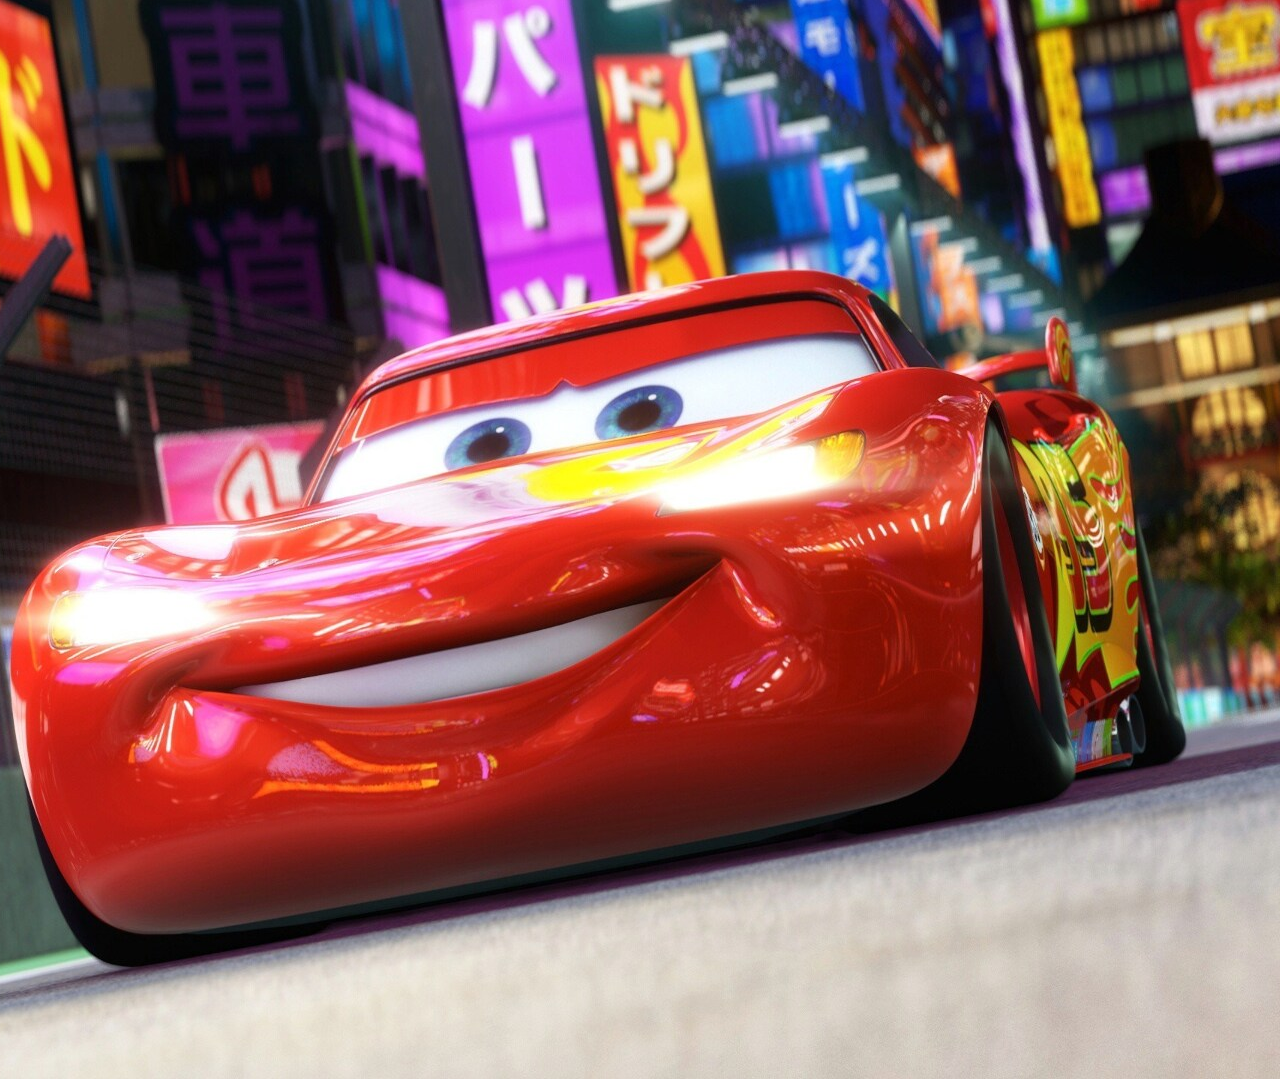
<file: index.html>
<!DOCTYPE html>
<html lang="en">
<head>
  <meta charset="UTF-8">
  <meta http-equiv="X-UA-Compatible" content="IE=edge">
  <meta name="viewport" content="width=device-width, initial-scale=1.0">
  <title>McQueen's</title>
  <link rel="stylesheet" href="style.css">
  <link rel="preconnect" href="https://fonts.googleapis.com">
  <link rel="preconnect" href="https://fonts.gstatic.com" crossorigin>
  <link href="https://fonts.googleapis.com/css2?family=Poppins:wght@400;700&display=swap" rel="stylesheet">
  </head>
<body>

  <div id="page-title">
    <h1><a href="index.html">McQueen's</a></h1>
  </div>

  <header>
    <div>
      <a href="integrantes.html">Integrantes</a>
    </div>
    <div>
      <a href="projetos.html">Projetos</a>
    </div>
    <div>
      <a href="roboticamilitar.html">Robótica Militar</a>
    </div>
  </header>

    <div id="main">
      <img src="wallpapermcqueen.jpg" alt="McQueen Wallpaper" />
    </div>

</body>
</html>
</file>
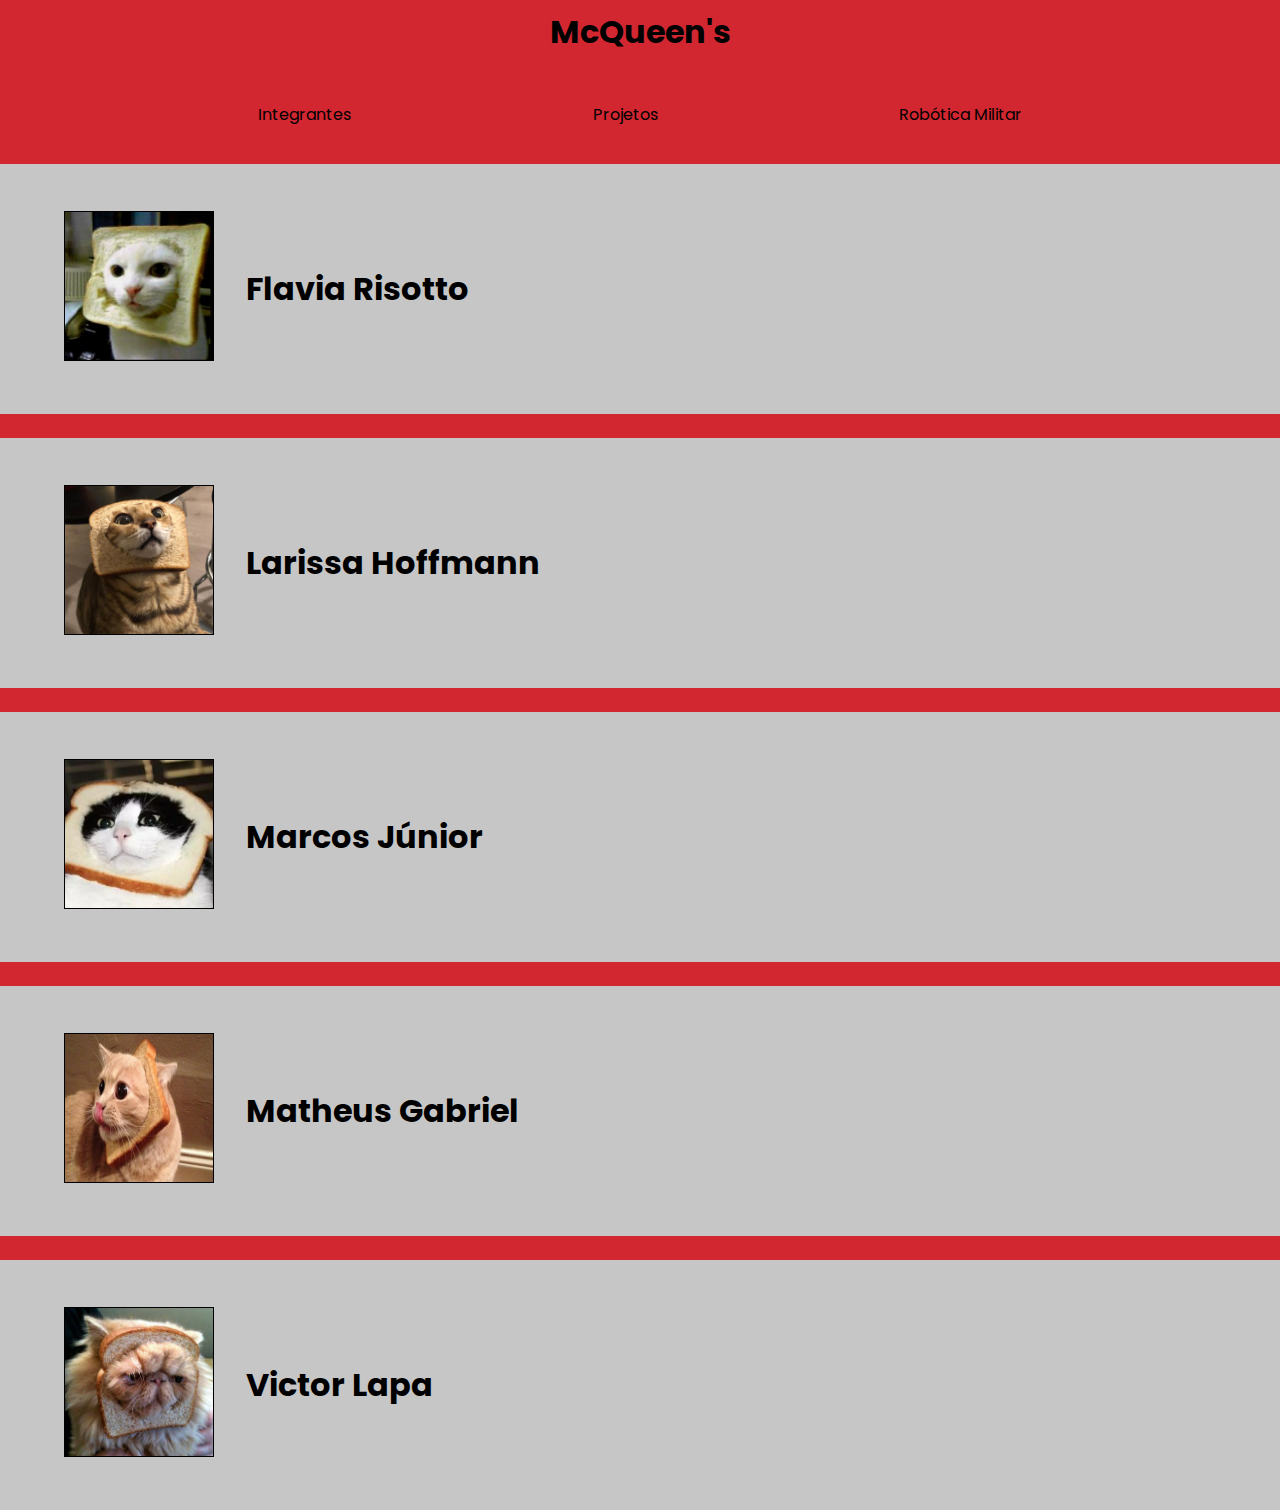
<file: integrantes.html>
<!DOCTYPE html>
<html lang="en">
<head>
  <meta charset="UTF-8">
  <meta http-equiv="X-UA-Compatible" content="IE=edge">
  <meta name="viewport" content="width=device-width, initial-scale=1.0">
  <title>McQueen's</title>
  <link rel="stylesheet" href="style.css">
  <link rel="preconnect" href="https://fonts.googleapis.com">
  <link rel="preconnect" href="https://fonts.gstatic.com" crossorigin>
  <link href="https://fonts.googleapis.com/css2?family=Poppins:wght@400;700&display=swap" rel="stylesheet">
  </head>
  <body>

    <div id="page-title">
      <h1><a href="index.html">McQueen's</a></h1>
    </div>
  
    <header>
      <div>
        <a href="integrantes.html">Integrantes</a>
      </div>
      <div>
        <a href="projetos.html">Projetos</a>
      </div>
      <div>
        <a href="roboticamilitar.html">Robótica Militar</a>
      </div>
    </header>
  
      <div class="container">
        <div class="banner">
          <div class="picture">
            <img src="cat1.jpg" alt="Corgo">
          </div>
          <div class="description">
            <h1>Flavia Risotto</h1>
          </div>
        </div>

        <div class="banner">
          <div class="picture">
            <img src="cat2.jpg" alt="Corgo">
          </div>
          <div class="description">
            <h1>Larissa Hoffmann</h1>
          </div>
        </div>

        <div class="banner">
          <div class="picture">
            <img src="cat3.webp" alt="Corgo">
          </div>
          <div class="description">
            <h1>Marcos Júnior</p>
          </div>
        </div>

        <div class="banner">
          <div class="picture">
            <img src="cat4.jpg" alt="Corgo">
          </div>
          <div class="description">
            <h1>Matheus Gabriel</h1>
          </div>
        </div>

        <div class="banner">
          <div class="picture">
            <img src="cat5.jpg" alt="Corgo">
          </div>
          <div class="description">
            <h1>Victor Lapa</h1>
          </div>
        </div>
      </div>
  
  </body>
</html>
</file>
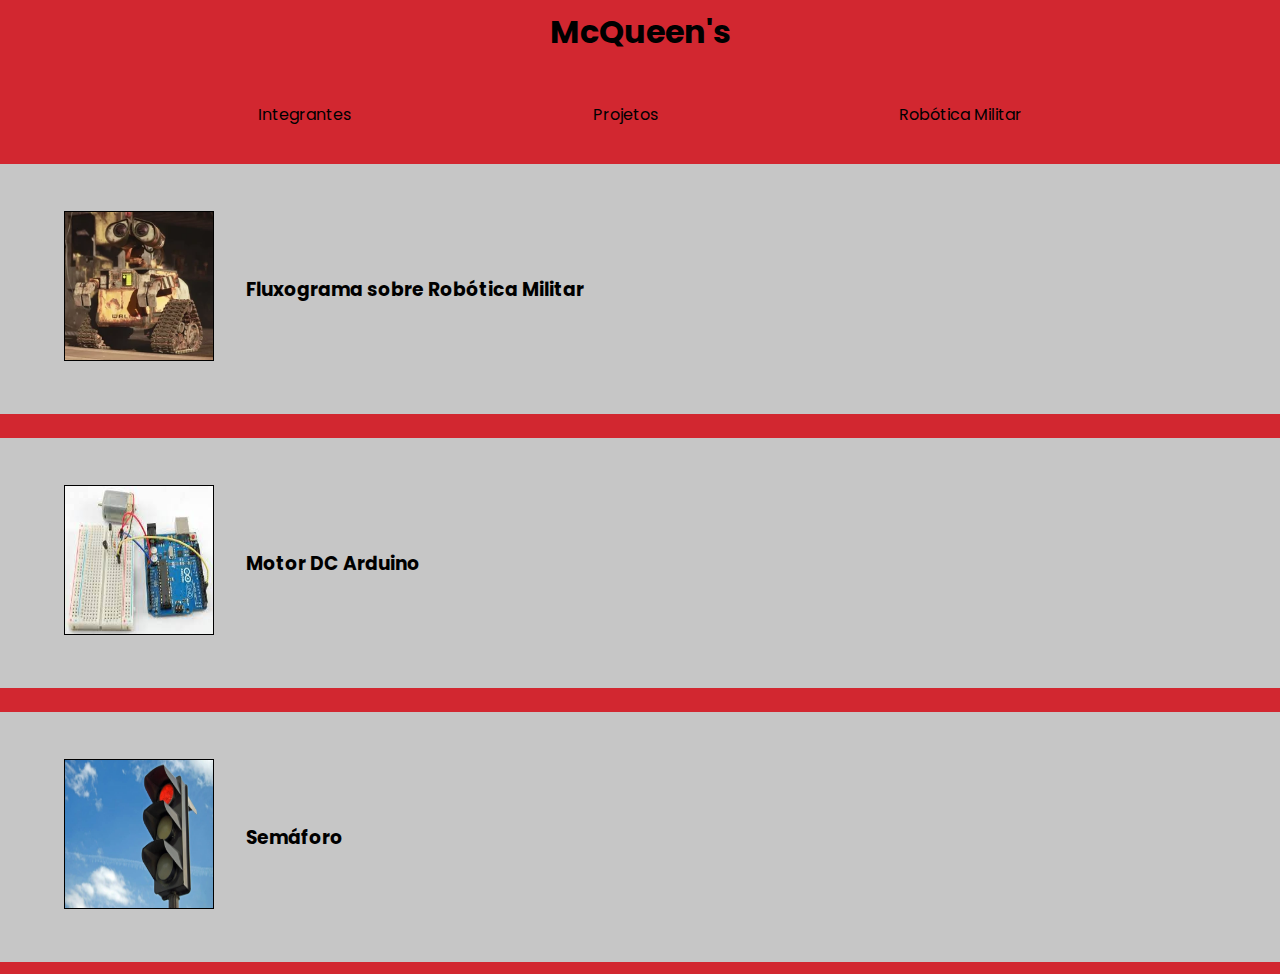
<file: projetos.html>
<!DOCTYPE html>
<html lang="en">
<head>
  <meta charset="UTF-8">
  <meta http-equiv="X-UA-Compatible" content="IE=edge">
  <meta name="viewport" content="width=device-width, initial-scale=1.0">
  <title>Viagem</title>
  <link rel="stylesheet" href="style.css">
  <link rel="preconnect" href="https://fonts.googleapis.com">
  <link rel="preconnect" href="https://fonts.gstatic.com" crossorigin>
  <link href="https://fonts.googleapis.com/css2?family=Poppins:wght@400;700&display=swap" rel="stylesheet">
  </head>
<body>

    <div id="page-title">
      <h1><a href="index.html">McQueen's</a></h1>
    </div>
  
    <header>
      <div>
        <a href="integrantes.html">Integrantes</a>
      </div>
      <div>
        <a href="projetos.html">Projetos</a>
      </div>
      <div>
        <a href="roboticamilitar.html">Robótica Militar</a>
      </div>
    </header>
  
      <div class="container">
        <div class="banner">
          <div class="picture">
            <img src="robot.webp" alt="Corgo">
          </div>
          <div class="description">
            <h3>
                <a href="https://lucid.app/lucidchart/622fecd9-320c-40d9-bf1e-5728b059acde/edit?invitationId=inv_91156c06-d655-47ef-820e-dab49c96c560&page=0_0#" target="_blank">
                    Fluxograma sobre Robótica Militar
                </a>
            </h3>
          </div>
        </div>

        <div class="banner">
          <div class="picture">
            <img src="motordc.jpg" alt="Corgo">
          </div>
          <div class="description">
            <h3>
                <a href="https://www.tinkercad.com/things/hMv8JCqsBv6" target="_blank">
                    Motor DC Arduino
                </a>
            </h3>
          </div>
        </div>

        <div class="banner">
          <div class="picture">
            <img src="semaforo.jpg" alt="Corgo">
          </div>
          <div class="description">
            <h3>
                <a href="https://www.tinkercad.com/things/2WY05RJWCBz" target="_blank">
                    Semáforo
                </a>
            </h3>
          </div>
        </div>
      </div>
  
  </body>
</html>
</file>
<file: style.css>
* {
  padding: 0;
  margin: 0;
  box-sizing: border-box;
}

body {
    font-family: 'Poppins', sans-serif;
    background-color: #D22730;
}


#page-title {
    padding: 8px;
    display: flex;
    justify-content: center;
    font-family: 'Poppins', sans-serif;
    font-weight: 100;
    background-color: #D22730;
}

a {
  text-decoration: none;
  color: #000;
}
a:hover {
  text-decoration: underline;
}

header {
    padding: 16px;
    display: flex;
    justify-content: space-evenly;
    align-items: center;
    background-color: #D22730;
    height: 100px;
}

#main {
  display: flex;
  justify-content: center;
  align-items: center;
  height: 750px;
}

#main img {
  flex-shrink: 0;
  min-width: 100%;
}

.container {
  width: 100%;
  height: 90vh;
  display: flex;
  flex-direction: column;
  justify-content: space-evenly;
  padding-bottom: 64px;
}

.banner {
  height: 250px;
  width: 100%;
  display: flex;
  justify-content: flex-start;
  padding: 64px;
  background-color: #C6C6C6;
  align-items: center;
  margin-bottom: 24px;
}

.picture img {
  border: 1px solid black;
  height: 150px;
  width: 150px;
}

.description {
  display: flex;
  padding-left: 32px;
}

h3 + div {
  padding-left: 32px;
}
</file>
